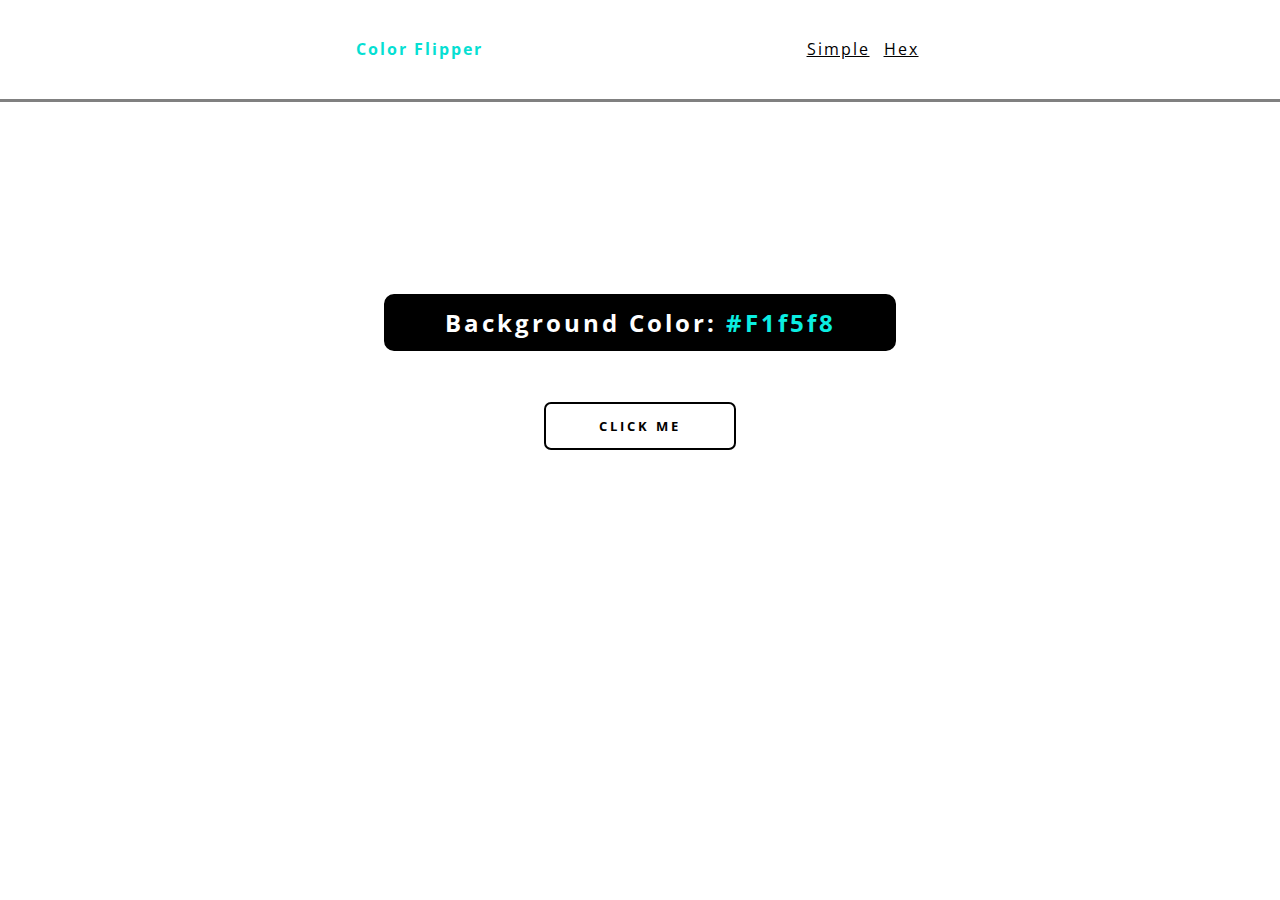
<file: ColorFlipper/index.html>
<!DOCTYPE html>
<html>
    <head>
       <meta charset="UTF-8" />
       <link href="style.css" rel="stylesheet"/>
       <title>Color Flipper</title>
       <link rel="preconnect" href="https://fonts.gstatic.com">
<link href="https://fonts.googleapis.com/css2?family=Open+Sans+Condensed:wght@300&display=swap" rel="stylesheet">
       <meta name="viewport" content="width=device-width,initial-scale=1.0"/>
    </head>
    <body>
        <div class="navbar">
            <h4>Color Flipper</h4>
            <ul class="nav-links">
                
                    <a href="index.html">Simple</a>
                
                
                    <a href="hex.html"> Hex </a>
               
            </ul>
        </div>  
        
        <div class="container">
            <h2>
                Background Color:
                <span class="color">#F1f5f8</span>
            </h2>

            <button class="btn-hero" id="btn">
                CLICK ME
            </button>
        </div>
        <script src="app.js"></script>

    </body>
</html>
</file>
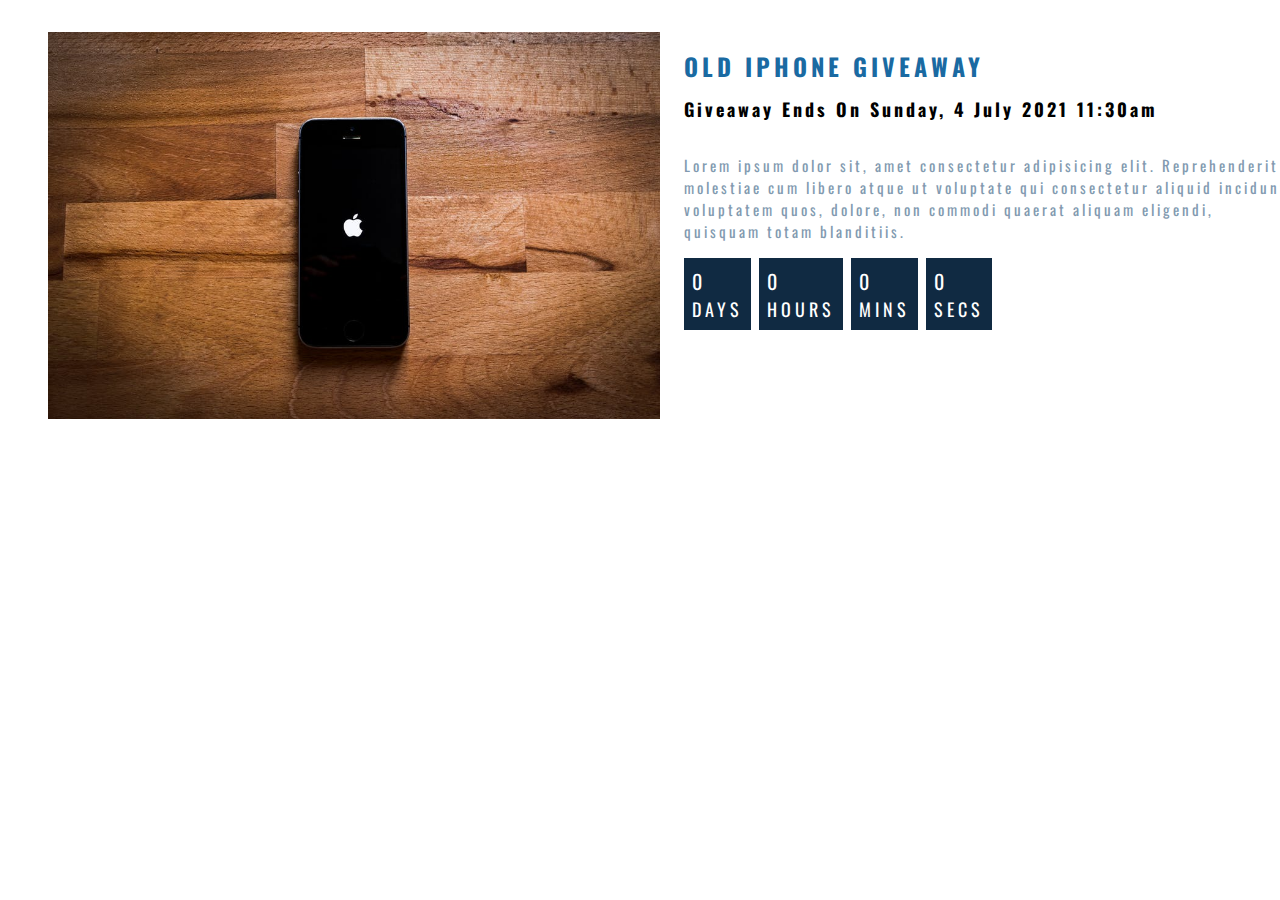
<file: CountDown Timer/index.html>
<!DOCTYPE html>
<html>
<head>

    <title> CountDow Timer Project </title>
    <link href="styles.css" rel="stylesheet">
    <meta charset="UTF-8"/>
    <meta name="viewport" content="width=device-width, initial-scale=1.0">
    <link rel="preconnect" href="https://fonts.googleapis.com">
    <link rel="preconnect" href="https://fonts.gstatic.com" crossorigin>
    <link href="https://fonts.googleapis.com/css2?family=Oswald:wght@300&display=swap" rel="stylesheet">

</head>
<body>
    <div class="mainPart">

        <div class="image">
            <image src="gift.jpeg" class="pic"></image>
        </div>

        <div class="info">

            <div class="heading">
                OLD IPHONE GIVEAWAY
            </div>

            <div class="introduction">

                Giveaway Ends On Sunday, 4 July 2021 11:30am

            </div>

            <div class="content">

                Lorem ipsum dolor sit, amet consectetur adipisicing elit. Reprehenderit molestiae cum libero atque ut voluptate qui consectetur aliquid incidunt voluptatem quos, dolore, non commodi quaerat aliquam eligendi, quisquam totam blanditiis.

            </div>

            <div class="timing">
                <div class="block">

                    <div class="num DayNum">
                        09
                    </div>

                    <div class="time">
                        DAYS
                    </div>

                </div>

                <div class="block">
                    
                    <div class="num HourNum ">
                        23
                    </div>

                    <div class="time">
                       HOURS
                    </div>

                </div>


                <div class="block">
                    
                    <div class="num MinNum">
                        02
                    </div>

                    <div class="time">
                       MINS
                    </div>

                </div>

                <div class="block">
                    
                    <div class="num SecNum">
                        55
                    </div>

                    <div class="time">
                       SECS
                    </div>

                </div>
            </div>
        </div>
    </div>

        <script src="app.js"></script>

</body>
</html>
</file>
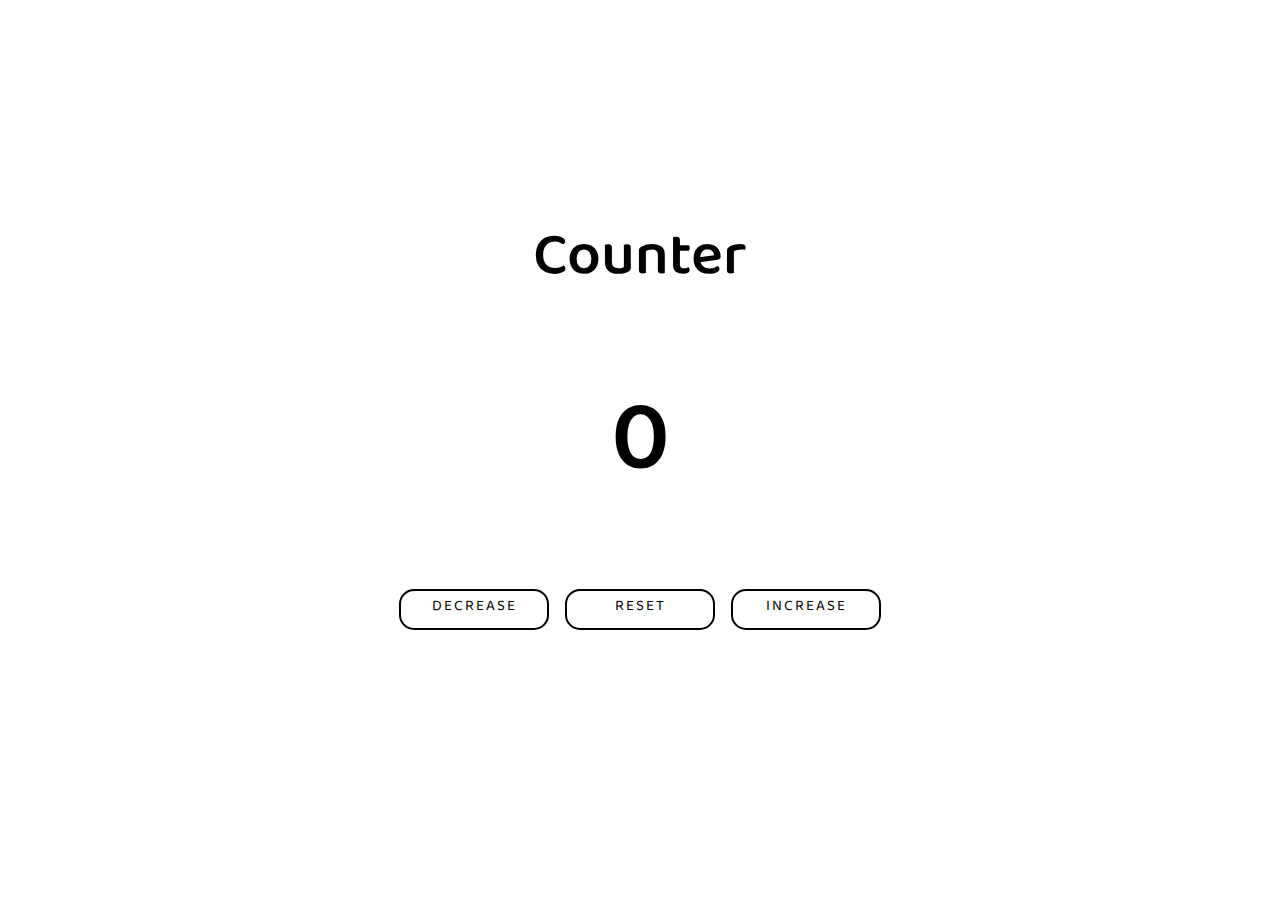
<file: Counter/index.html>
<!DOCTYPE html>
<html>
    <head>
        <title>Counter</title>
        <link href="styles.css" rel="stylesheet">
        <meta charset="UTF-8">
        <meta name="viewport" content="width=device-width, initial-scale=1.0">
        <link rel="preconnect" href="https://fonts.gstatic.com">
        <link href="https://fonts.googleapis.com/css2?family=Baloo+Tammudu+2&display=swap" rel="stylesheet">
    </head>
    <body>
        
        <div class="midsec">

            <div class="heading">
                Counter
            </div>
            <span class="number">
                0
            </span>
            <div class="buttonset">
                <div class="btn decrease">
                    DECREASE
                </div>
                <div class="btn reset">
                    RESET
                </div>
                <div class="btn increase">
                    INCREASE
                </div>
            </div>

        </div>
      <script src="app.js"></script>  
    </body>
</html>
</file>
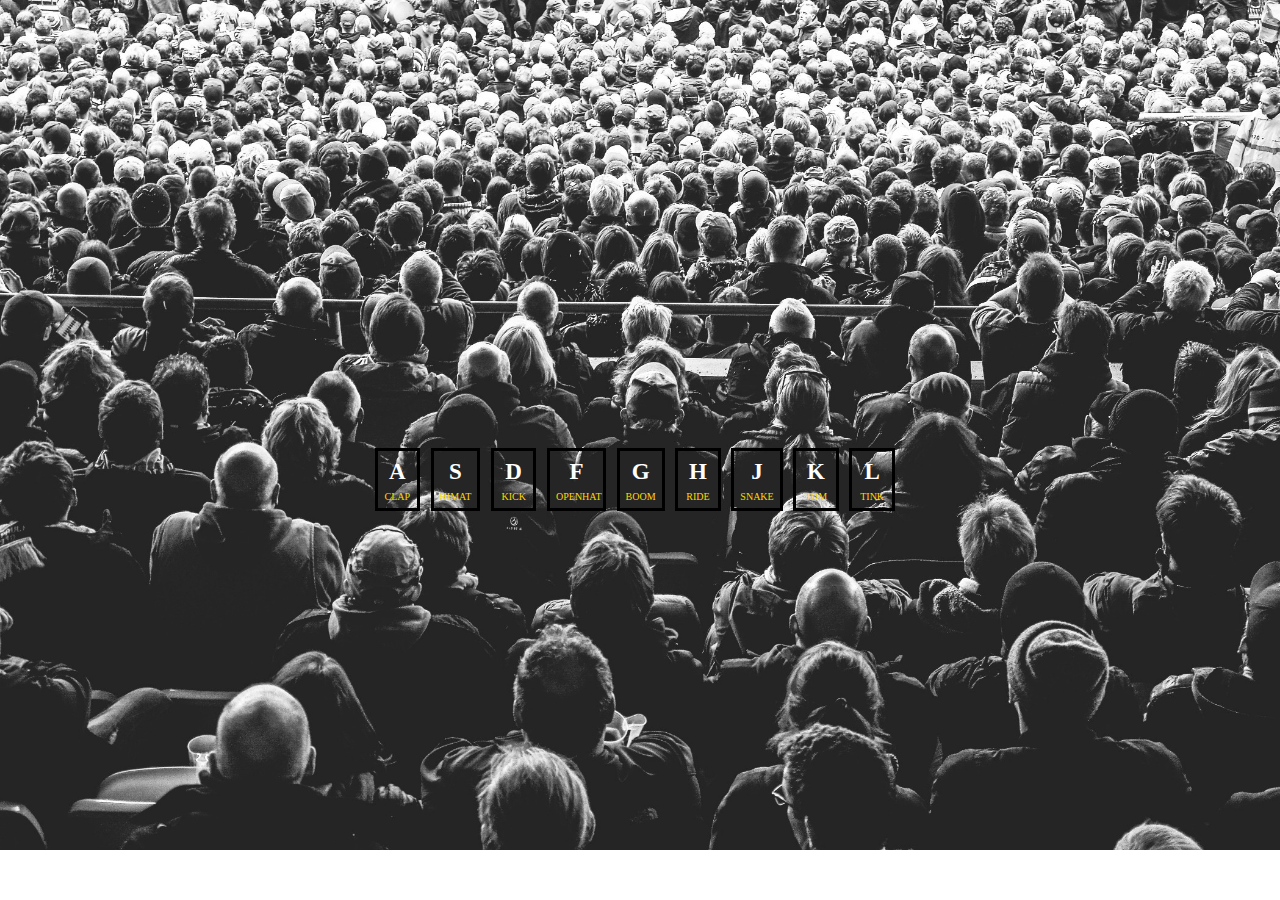
<file: DrumKit/index.html>
<!DOCTYPE html>
<html>

    <head>
        <title>Drum Kit</title>
        <link href="styles.css" rel="stylesheet"/>
        <meta charset="UTF-8"/>
        <meta name="viewport" content="width=device-width, initial-scale=1.0">
    </head>
   
    <body>
       
        <div class="keypart">

            <div class="key">
                <div data-key="65" class="alphabet">
                        A
                </div>
                <div class="sound">
                        CLAP
                </div>
            </div>

            <div data-key="83" class="key">
                <div class="alphabet">
                        S
                </div>
                <div class="sound">
                        HIMAT
                </div>
            </div>

            <div class="key">
                <div data-key="68" class="alphabet">
                        D
                </div>
                <div class="sound">
                        KICK
                </div>
            </div>

            <div class="key">
                <div data-key="70" class="alphabet">
                        F
                </div>
                <div class="sound">
                        OPENHAT
                </div>
            </div>

            <div class="key">
                <div data-key="71" class="alphabet">
                        G
                </div>
                <div class="sound">
                        BOOM
                </div>
            </div>

            <div class="key">
                <div data-key="72" class="alphabet">
                        H
                </div>
                <div class="sound">
                        RIDE
                </div>
            </div>

            <div class="key">
                <div data-key="74" class="alphabet">
                        J
                </div>
                <div class="sound">
                        SNAKE
                </div>
            </div>

            <div class="key">
                <div data-key="75" class="alphabet">
                        K
                </div>
                <div class="sound">
                        TOM
                </div>
            </div>

            <div class="key">
                <div data-key="76" class="alphabet">
                        L
                </div>
                <div class="sound">
                        TINK
                </div>
            </div>

        </div>

  <audio data-key="65" src="C:\Users\USER\Desktop\web_dev\DrumKit\sounds\01 - JavaScript Drum Kit_sounds_clap.wav"></audio>
  <audio data-key="83" src="C:\Users\USER\Desktop\web_dev\DrumKit\sounds\01 - JavaScript Drum Kit_sounds_hihat.wav"></audio>
  <audio data-key="68" src="C:\Users\USER\Desktop\web_dev\DrumKit\sounds\01 - JavaScript Drum Kit_sounds_kick.wav"></audio>
  <audio data-key="70" src="C:\Users\USER\Desktop\web_dev\DrumKit\sounds\01 - JavaScript Drum Kit_sounds_openhat.wav"></audio>
  <audio data-key="71" src="C:\Users\USER\Desktop\web_dev\DrumKit\sounds\01 - JavaScript Drum Kit_sounds_boom.wav"></audio>
  <audio data-key="72" src="C:\Users\USER\Desktop\web_dev\DrumKit\sounds\01 - JavaScript Drum Kit_sounds_ride.wav"></audio>
  <audio data-key="74" src="C:\Users\USER\Desktop\web_dev\DrumKit\sounds\01 - JavaScript Drum Kit_sounds_snare.wav"></audio>
  <audio data-key="75" src="C:\Users\USER\Desktop\web_dev\DrumKit\sounds\01 - JavaScript Drum Kit_sounds_tom.wav"></audio>
  <audio data-key="76" src="C:\Users\USER\Desktop\web_dev\DrumKit\sounds\01 - JavaScript Drum Kit_sounds_tink.wav"></audio>

  <script src="app.js"></script>
       
    </body>
</html>
</file>
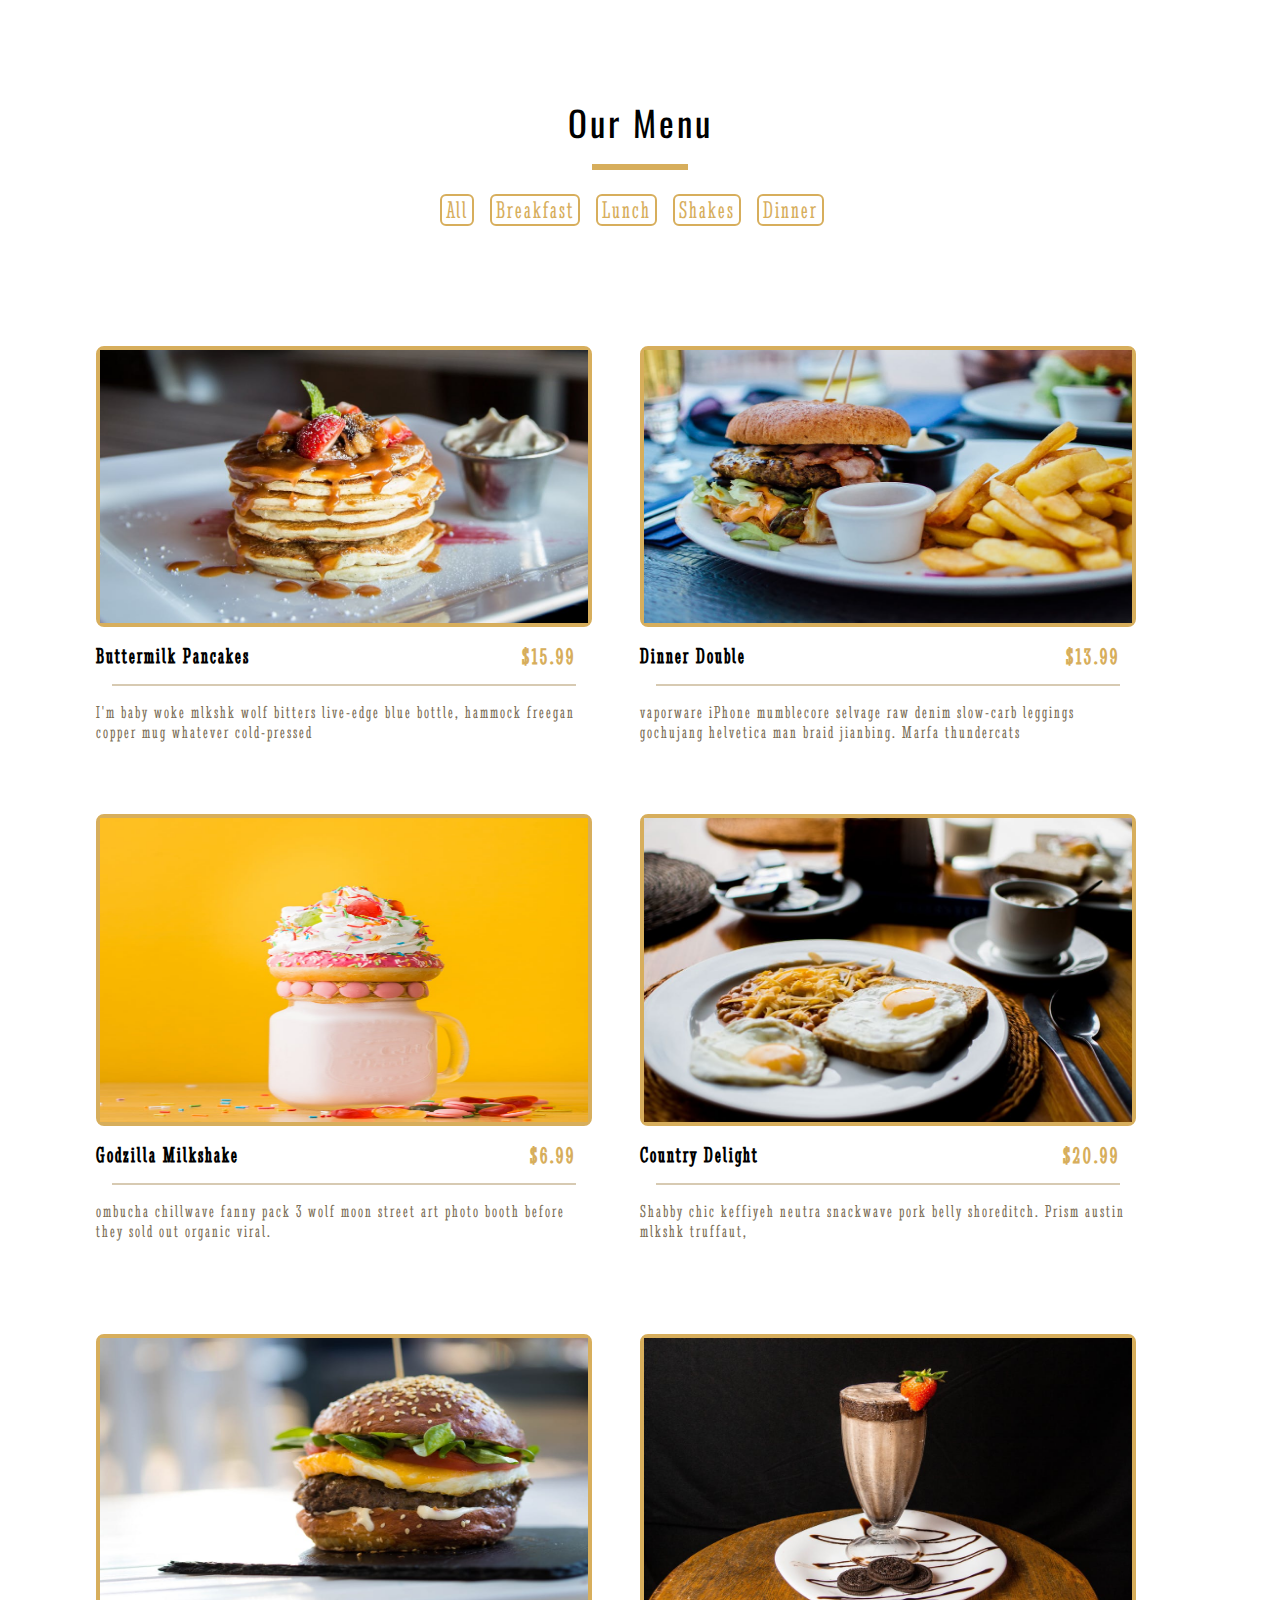
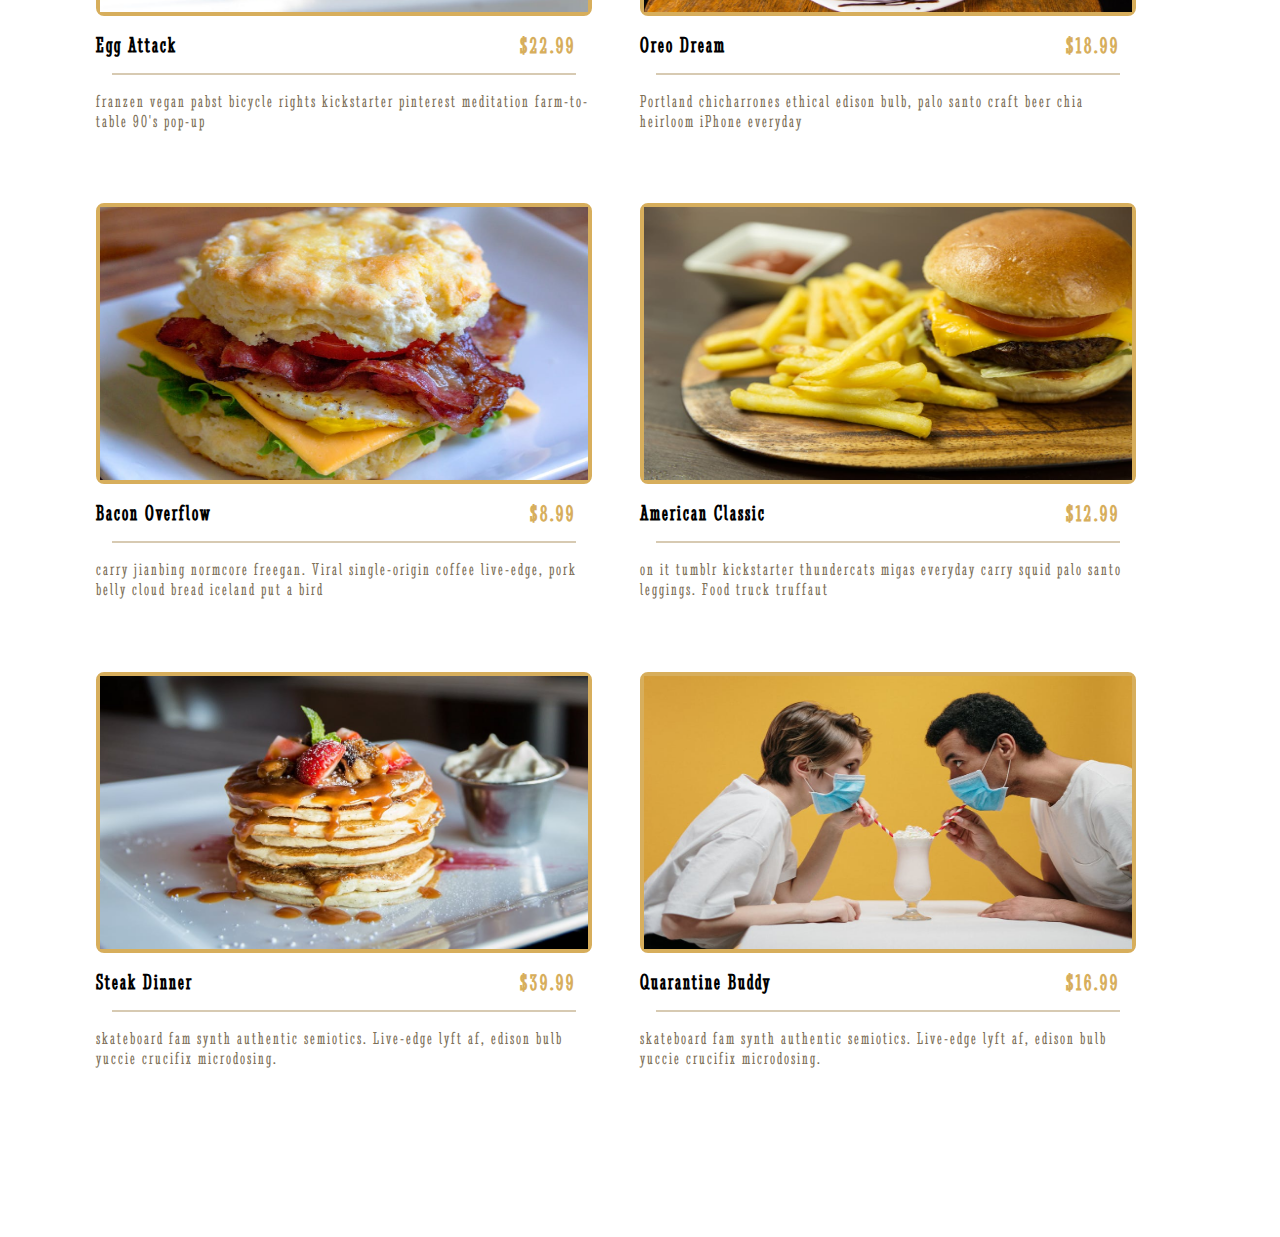
<file: Menu/index.html>
<!DOCTYPE html>
<html>
    <head>

        <title> Menu </title>
        <meta charset="UTF-8"/>
        <meta name="viewport" content="width=device-width, initial-scale=1.0">
        <link href="styles.css" rel="stylesheet"/>
        <link rel="preconnect" href="https://fonts.gstatic.com">
        <link href="https://fonts.googleapis.com/css2?family=Stint+Ultra+Condensed&display=swap" rel="stylesheet">
        <link rel="preconnect" href="https://fonts.gstatic.com">
        <link href="https://fonts.googleapis.com/css2?family=Oswald:wght@500&family=Stint+Ultra+Condensed&display=swap" rel="stylesheet">
    </head>

    <body>

        <div class="mainPart">

            <div class="Heading">
                Our Menu
            </div>

            <div class="separator">

            </div>

            <div class="options">
                <div class="optItem all">
                    All
                </div>

                <div class="optItem break">
                    Breakfast
                </div>

                <div class="optItem lun">
                    Lunch
                </div>

                <div class="optItem sha">
                    Shakes
                </div>

                <div class="optItem dine">
                    Dinner
                </div>
            </div>

          <div class="MenuItems">

            <div class="singleItem breakfast">

                <div class="Imagecontainer">
                    <img class="image" src="item-1.jpeg">
                </div>

                <div class="info">

                    <div class="name">
                        Buttermilk Pancakes
                    </div>

                    <div class="price">
                        $15.99
                    </div>

                </div>
                <div class="line">

                </div>

                <div class="text">
                    I'm baby woke mlkshk wolf bitters live-edge blue bottle, hammock freegan copper mug whatever cold-pressed
                </div>


            </div>

            <div class="singleItem lunch">

                <div class="Imagecontainer">
                    <img class="image" src="item-2.jpeg">
                </div>

                <div class="info">

                    <div class="name">
                        Dinner Double
                    </div>

                    <div class="price">
                        $13.99
                    </div>

                </div>
                <div class="line">

                </div>

                <div class="text">
                    vaporware iPhone mumblecore selvage raw denim slow-carb leggings gochujang helvetica man braid jianbing. Marfa thundercats
                </div>


            </div>

            <div class="singleItem">

                <div class="Imagecontainer shake">
                    <img class="image" src="item-3.jpeg">
                </div>

                <div class="info">

                    <div class="name">
                        Godzilla Milkshake
                    </div>

                    <div class="price">
                        $6.99
                    </div>

                </div>
                <div class="line">

                </div>

                <div class="text">
                    ombucha chillwave fanny pack 3 wolf moon street art photo booth before they sold out organic viral.
                </div>


            </div>

            <div class="singleItem breakfast">

                <div class="Imagecontainer">
                    <img class="image" src="item-4.jpeg">
                </div>

                <div class="info">

                    <div class="name">
                        Country Delight
                    </div>

                    <div class="price">
                        $20.99
                    </div>

                </div>
                <div class="line">

                </div>

                <div class="text">
                    Shabby chic keffiyeh neutra snackwave pork belly shoreditch. Prism austin mlkshk truffaut,
                </div>


            </div>

            <div class="singleItem lunch">

                <div class="Imagecontainer">
                    <img class="image" src="item-5.jpeg">
                </div>

                <div class="info">

                    <div class="name">
                        Egg Attack
                    </div>

                    <div class="price">
                        $22.99
                    </div>

                </div>
                <div class="line">

                </div>

                <div class="text">
                    franzen vegan pabst bicycle rights kickstarter pinterest meditation farm-to-table 90's pop-up
                </div>


            </div>

            <div class="singleItem shake">

                <div class="Imagecontainer">
                    <img class="image" src="item-6.jpeg">
                </div>

                <div class="info">

                    <div class="name">
                        Oreo Dream
                    </div>

                    <div class="price">
                        $18.99
                    </div>

                </div>
                <div class="line">

                </div>

                <div class="text">
                    Portland chicharrones ethical edison bulb, palo santo craft beer chia heirloom iPhone everyday
                </div>


            </div>

            <div class="singleItem breakfast">

                <div class="Imagecontainer">
                    <img class="image" src="item-7.jpeg">
                </div>

                <div class="info">

                    <div class="name">
                        Bacon Overflow

                    </div>

                    <div class="price">
                        
                        $8.99
                    </div>

                </div>
                <div class="line">

                </div>

                <div class="text">
                    carry jianbing normcore freegan. Viral single-origin coffee live-edge, pork belly cloud bread iceland put a bird
                </div>


            </div>

            <div class="singleItem lunch">

                <div class="Imagecontainer">
                    <img class="image" src="item-8.jpeg">
                </div>

                <div class="info">

                    <div class="name">
                        American Classic


                    </div>

                    <div class="price">
                        
                        $12.99
                    </div>

                </div>
                <div class="line">

                </div>

                <div class="text">
                    on it tumblr kickstarter thundercats migas everyday carry squid palo santo leggings. Food truck truffaut
                </div>


            </div>

            <div class="singleItem dinner">

                <div class="Imagecontainer">
                    <img class="image" src="item-9.jpeg">
                </div>

                <div class="info">

                    <div class="name">
                        Steak Dinner


                    </div>

                    <div class="price">
                        
                        $39.99
                    </div>

                </div>
                <div class="line">

                </div>

                <div class="text">
                    skateboard fam synth authentic semiotics. Live-edge lyft af, edison bulb yuccie crucifix microdosing.
                </div>


            </div>

            <div class="singleItem shake">

                <div class="Imagecontainer">
                    <img class="image" src="item-10.jpeg">
                </div>

                <div class="info">

                    <div class="name">
                        Quarantine Buddy



                    </div>

                    <div class="price">
                        
                        $16.99
                    </div>

                </div>
                <div class="line">

                </div>

                <div class="text">
                    skateboard fam synth authentic semiotics. Live-edge lyft af, edison bulb yuccie crucifix microdosing.


                </div>


            </div>
            


          </div>  
        </div>

        <script src="app.js"></script>
    </body>
</html>
</file>
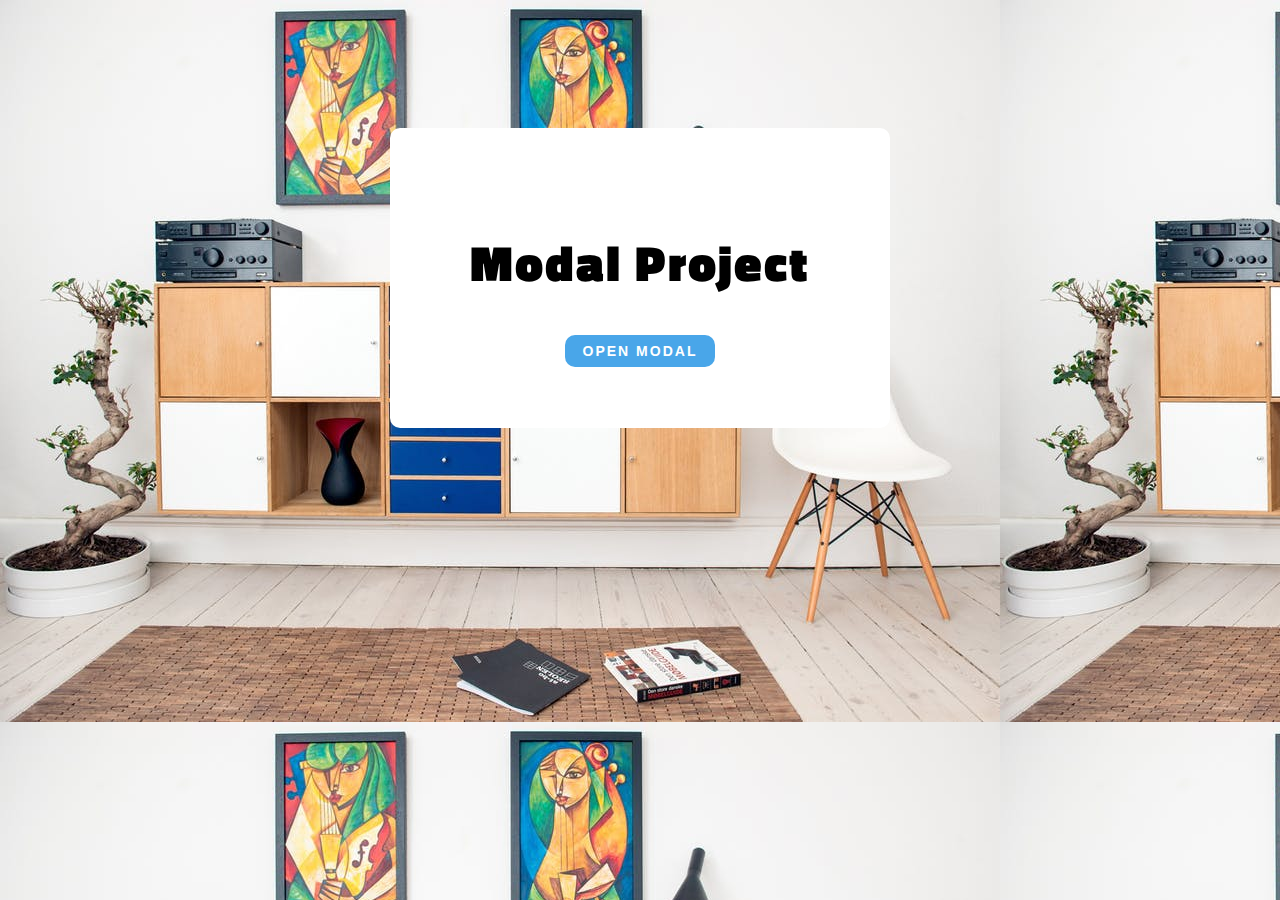
<file: Modal/index.html>
<!DOCTYPE html>
<html>
    <head>

        <title> Modal </title>
        <link href="styles.css" rel="stylesheet">
        <meta charset="UTF-8"/>
        <meta name="viewport" content="width=device-width, initial-scale=1.0" />
        <link rel="preconnect" href="https://fonts.gstatic.com">
        <link href="https://fonts.googleapis.com/css2?family=Titillium+Web:wght@300&display=swap" rel="stylesheet">
        <link rel="stylesheet" href="https://cdnjs.cloudflare.com/ajax/libs/font-awesome/4.7.0/css/font-awesome.min.css">

    </head>
    <body>
        <div class="centerPart">
            <div class="main">
                <div class="heading">
                    Modal Project
                </div>
    
                <button class="btn">
                    OPEN MODAL
                </button>
            </div>
        </div>

        <div class="ClickedBanner">
            
            <div class="banner">
                <div class="icon">
                    <i class="fa fa-times" aria-hidden="true"></i>
                </div>
                <div class="content">
                    Modal Content
                </div>
            </div>

        </div>
       
        
        <div class="overlay"></div>
        <script src="app.js"></script>
    </body>
</html>
</file>
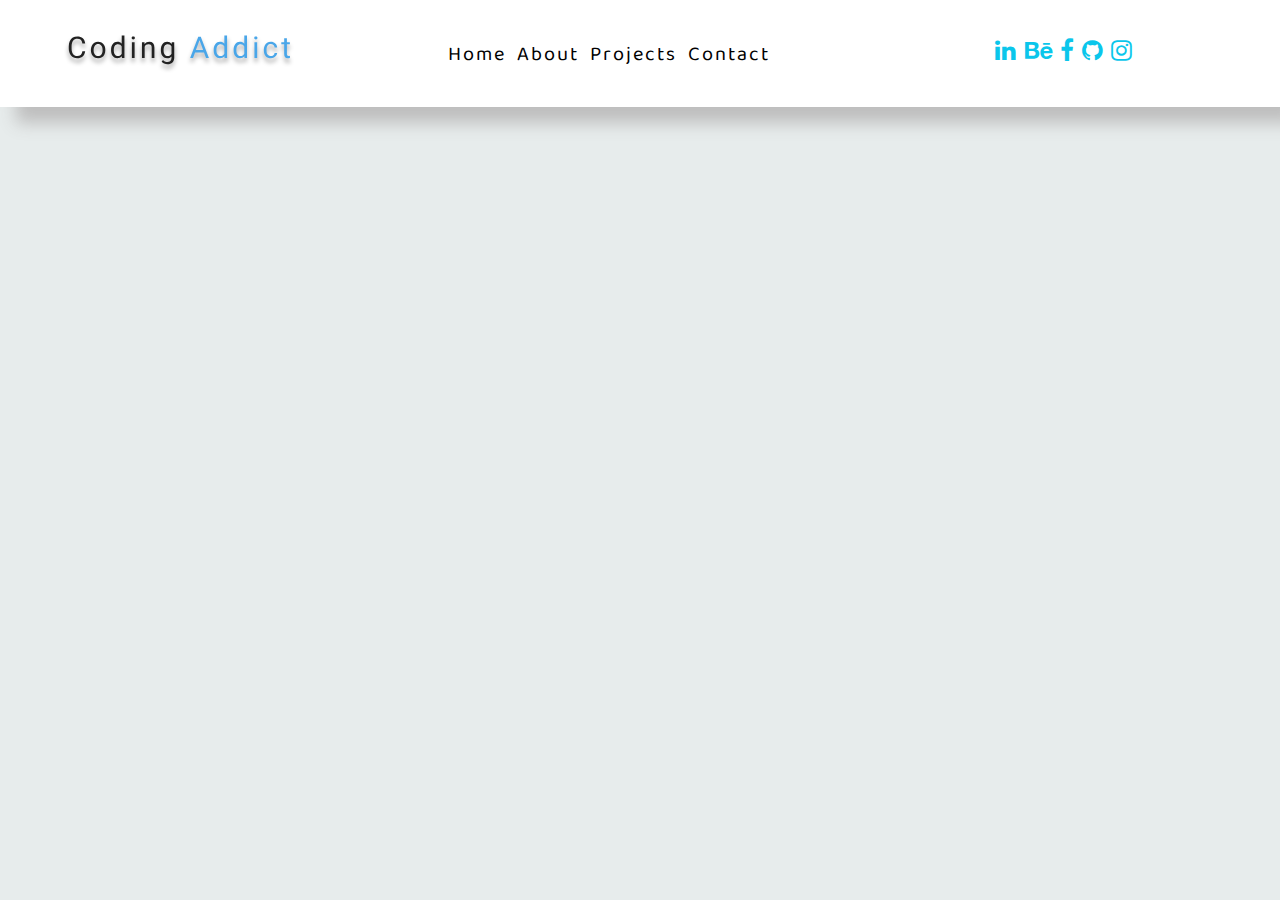
<file: NavBar/index.html>
<!DOCTYPE html>
<html>
    <head>

        <title>NavBar</title>
        <link href="styles.css" rel="stylesheet">
        <meta charset="UTF-8">
        <meta name="viewport" content="width=device-width, initial-scale=1.0">
        <link rel="stylesheet" href="https://cdnjs.cloudflare.com/ajax/libs/font-awesome/4.7.0/css/font-awesome.min.css">
        <link rel="preconnect" href="https://fonts.gstatic.com">
        <link href="https://fonts.googleapis.com/css2?family=Baloo+Tammudu+2&display=swap" rel="stylesheet"
    </head>

    <body>
        <div class="nav-main">
            <div class="logo">
                <img src="logo.svg">
            </div>

           

            <div class="links">

                <a href="index.html" class="linkEach active">Home</a>
                <a href="index.html" class="linkEach">About</a>
                <a href="index.html" class="linkEach">Projects</a>
                <a href="index.html" class="linkEach">Contact</a>
            
            </div>

            <div class="socialMedia">
                <div class="iconDiv">
                    <a class="icon" href="https://www.linkedin.com/feed/">
                       
                        <i class="fa fa-linkedin"></i>

                    </a>
                </div>
                <div class="iconDiv" >
                    <a class="icon" href="https://www.linkedin.com/feed/">

                        <i class="fa fa-behance"></i>
                       
                    </a>
                </div>
                <div class="iconDiv">
                    <a class="icon" href="https://www.linkedin.com/feed/">
                        
                        <i class="fa fa-facebook"></i>
                       
                    </a>
                </div>
                <div class="iconDiv">
                    <a class="icon" href="https://www.linkedin.com/feed/">

                        <i class="fa fa-github"></i>
                        
                    </a>
                </div>
                <div class="iconDiv" >
                    <a class="icon" href="https://www.linkedin.com/feed/">
                        
                        <i class="fa fa-instagram"></i>
                        
                    </a>
                </div>

            </div>

            <button class="ToggleButton">
                <i class="fa fa-bars" aria-hidden="true"></i>
            </button> 
        </div>
<script src="app.js"></script>
    </body>
</html>
</file>
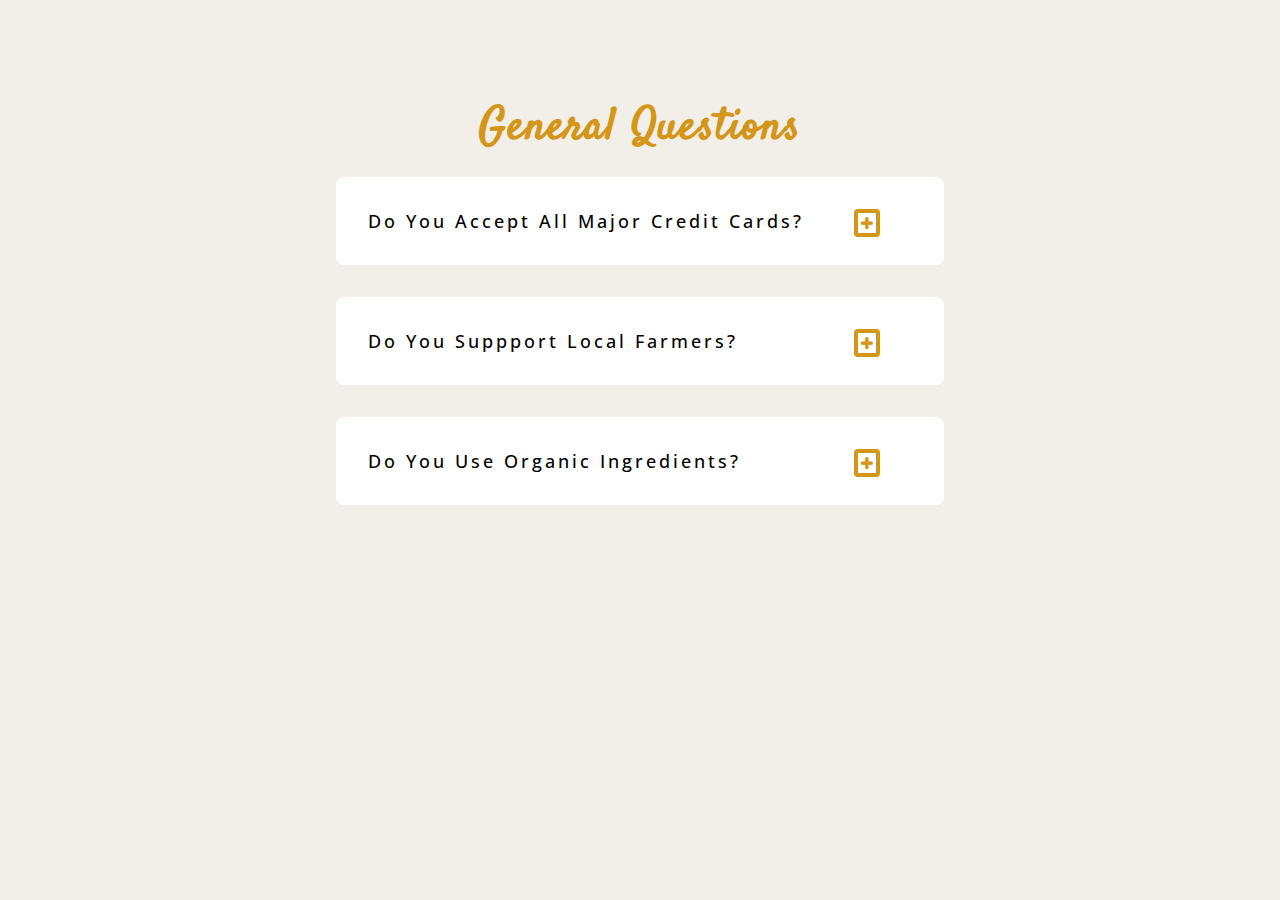
<file: Questions/index.html>
<!DOCTYPE html>
<html>
    <head>

        <title> Questions </title>
        <link href="styles.css" rel="stylesheet"/>
        <link rel="preconnect" href="https://fonts.gstatic.com">
        <link href="https://fonts.googleapis.com/css2?family=Satisfy&display=swap" rel="stylesheet">    
        <meta charset="UTF-8"/>
        <meta name="viewport" content="width=device-width, initial-scale=1.0">
        <link rel="stylesheet" href="https://cdnjs.cloudflare.com/ajax/libs/font-awesome/4.7.0/css/font-awesome.min.css">
        <link rel="preconnect" href="https://fonts.gstatic.com">
        <link href="https://fonts.googleapis.com/css2?family=Open+Sans+Condensed:wght@300&display=swap" rel="stylesheet">
        <link rel="preconnect" href="https://fonts.gstatic.com">
        <link href="https://fonts.googleapis.com/css2?family=Open+Sans:wght@300&display=swap" rel="stylesheet">
    </head>
    <body>
        <div class="mainPart">
                <div class="heading">
                    General Questions
                </div>

                <div class="card">

                    <div class="top">

                        <div class="ques">
                            Do You Accept All Major Credit Cards? 
                        </div>

                        <div class="sign">
                            <i class="fa fa-plus" aria-hidden="true"></i>
                        </div>
                        <div class="CloseSign">
                            <i class="fa fa-minus" aria-hidden="true"></i>
                        </div>

                    </div>
                   

                    <div class="separator"></div>

                    <div class="info">
                        Lorem ipsum dolor sit amet, consectetur adipisicing elit. Est dolore illo dolores quia nemo doloribus quaerat, magni numquam repellat reprehenderit.  
                    </div>

                </div>

                <div class="card">
                    <div class="top">

                        <div class="ques">
                            Do You Suppport Local Farmers?
                        </div>
    
                        <div class="sign">
                            <i class="fa fa-plus" aria-hidden="true"></i>
                        </div>

                        <div class="CloseSign">
                            <i class="fa fa-minus" aria-hidden="true"></i>
                        </div>

                    </div>
                  

                    <div class="separator"></div>

                    <div class="info">
                        Lorem ipsum dolor sit amet, consectetur adipisicing elit. Est dolore illo dolores quia nemo doloribus quaerat, magni numquam repellat reprehenderit.  
                    </div>
                    
                </div>

                <div class="card">
                    <div class="top">

                        <div class="ques">
                            Do You Use Organic Ingredients?
                        </div>
    
                        <div class="sign">
                            <i class="fa fa-plus" aria-hidden="true"></i>
                        </div>

                        <div class="CloseSign">
                            <i class="fa fa-minus" aria-hidden="true"></i>
                        </div>

                    </div>
                   

                    <div class="separator"></div>

                    <div class="info">
                        Lorem ipsum dolor sit amet, consectetur adipisicing elit. Est dolore illo dolores quia nemo doloribus quaerat, magni numquam repellat reprehenderit.  
                    </div>
                    
                </div>


        </div>

        <script src="app.js"></script>
    </body>
</html>
</file>
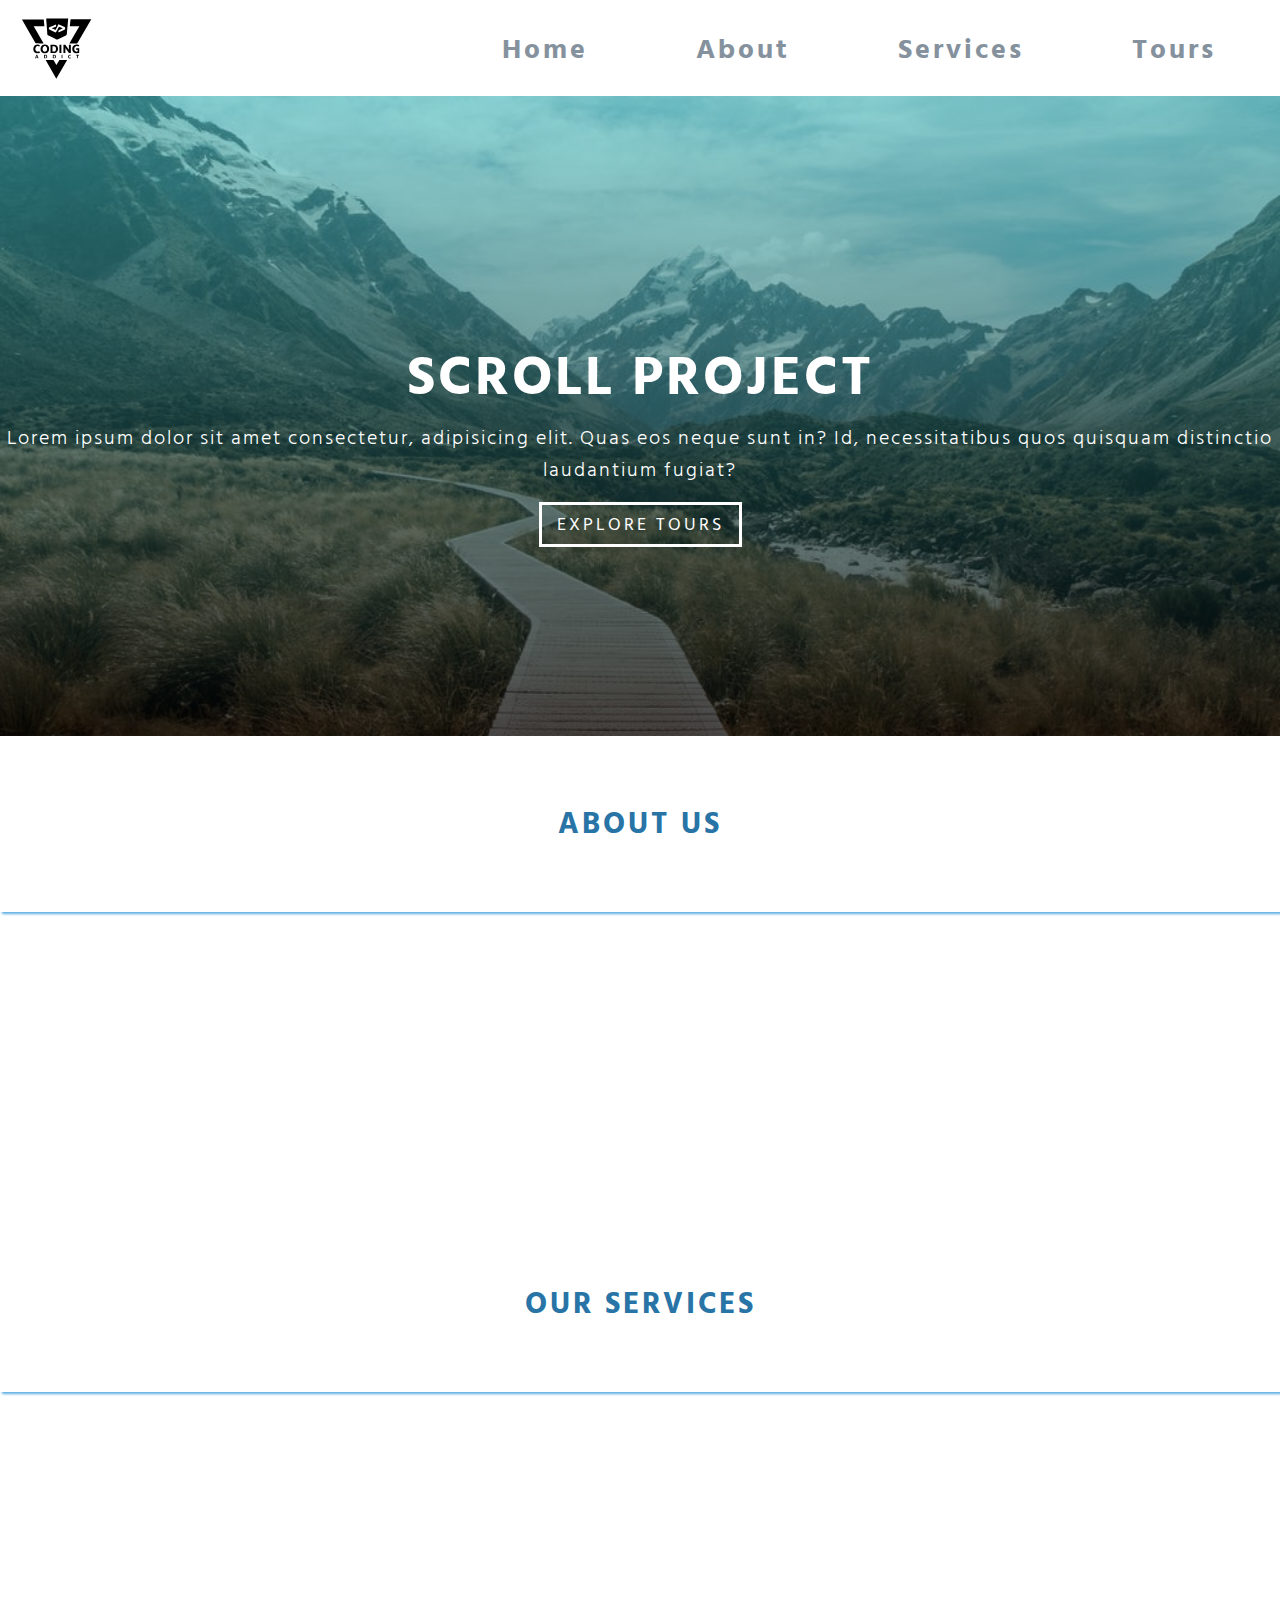
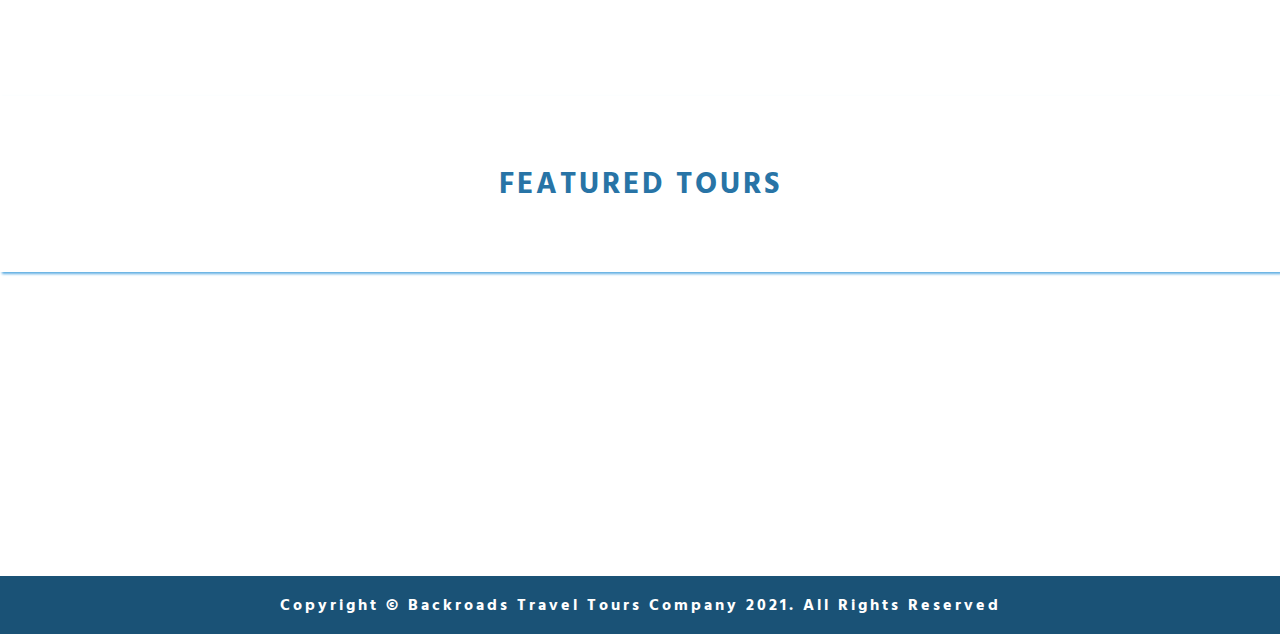
<file: Scroll Project/index.html>
<!DOCTYPE html>
<html>
    <head>

        <title> Scroll Project </title>
        <meta charset="UTF-8">
        <meta name="viewport" content="width=device-width, initial-scale=1.0">
        <link href="styles.css" rel="stylesheet"/>
        <link rel="preconnect" href="https://fonts.gstatic.com">
        <link href="https://fonts.googleapis.com/css2?family=Hind+Siliguri:wght@300&display=swap" rel="stylesheet">
        <link rel="stylesheet" href="https://cdnjs.cloudflare.com/ajax/libs/font-awesome/4.7.0/css/font-awesome.min.css">
    
        <div class="NavPart">
            <div class="icon">
                <img src="logo.svg" class="logoimg">
            </div>

            <div class="bar">
                <i class="fa fa-bars" aria-hidden="true"></i>
            </div>

           

            <div class="links">
                <div  class="linkEach">
                    <a href="#home">
                        Home
                    </a>
                 </div>
                <div  class="linkEach">
                    <a href="#about">
                        About
                    </a>
                   
                </div>
                <div class="linkEach">
                    <a href="#services">
                        Services
                    </a>
                   
                </div>
                <div class="linkEach">
                    <a href="#tours">
                        Tours
                    </a>
                  
                </div>
            </div>
        </div>

    </head>
    <body>
        

        <div class="coverPart" id="home">
            <div class="heading">
                SCROLL PROJECT
            </div>

            <div class="content">

                Lorem ipsum dolor sit amet consectetur, adipisicing elit. Quas eos neque sunt in? Id, necessitatibus quos quisquam distinctio laudantium fugiat?

            </div>

            <div class="explore">
                EXPLORE TOURS
            </div>
        </div>

        <div class="aboutPart" id="about">
            <div class="headp">
                ABOUT US
            </div>
        </div>

        <div class="aboutPart" id="services">
            <div class="headp">
                OUR SERVICES
            </div>
        </div>

        <div class="aboutPart" id="tours">
            <div class="headp">
                FEATURED TOURS
            </div>
        </div>

        <div class="copyrightPart">
            Copyright © Backroads Travel Tours Company 2021. All Rights Reserved
        </div>



        <script src="app.js"></script>
    </body>
</html>
</file>
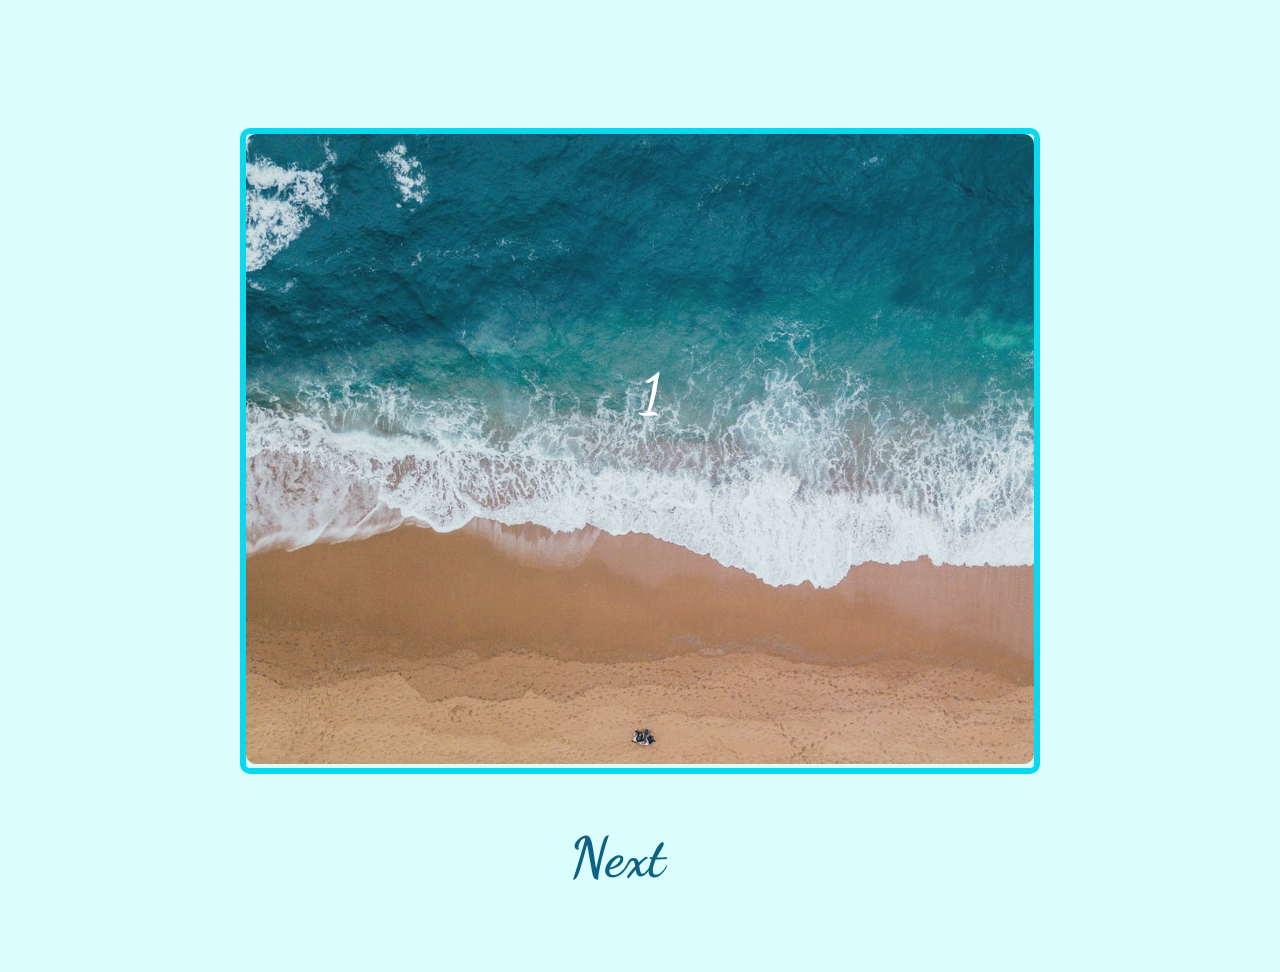
<file: Slider/index.html>
<!DOCTYPE html>
<html>
    <head>
        <title>Slider</title>
        <link href="styles.css" rel="stylesheet">
        <meta charset="UTF-8"/>
        <meta name="viewport" content="width=device-width, initial-scale=1.0">
        <link rel="preconnect" href="https://fonts.gstatic.com">
        <link href="https://fonts.googleapis.com/css2?family=Dancing+Script:wght@600&display=swap" rel="stylesheet">

    </head>
    <body>
        <div class="mainPart">
            <div class="container">
                <div >
                    <img class="image" src="img-1.jpeg"/>
                </div>
                <div class="num">
                    1
                </div>
            </div>

            <div class="buttons">
                <div class="btn prev">
                    Prev
                </div>
                <div class="btn next">
                    Next
                </div>
            </div>
        </div>

        <script src="app.js"></script>
    </body>
</html>
</file>
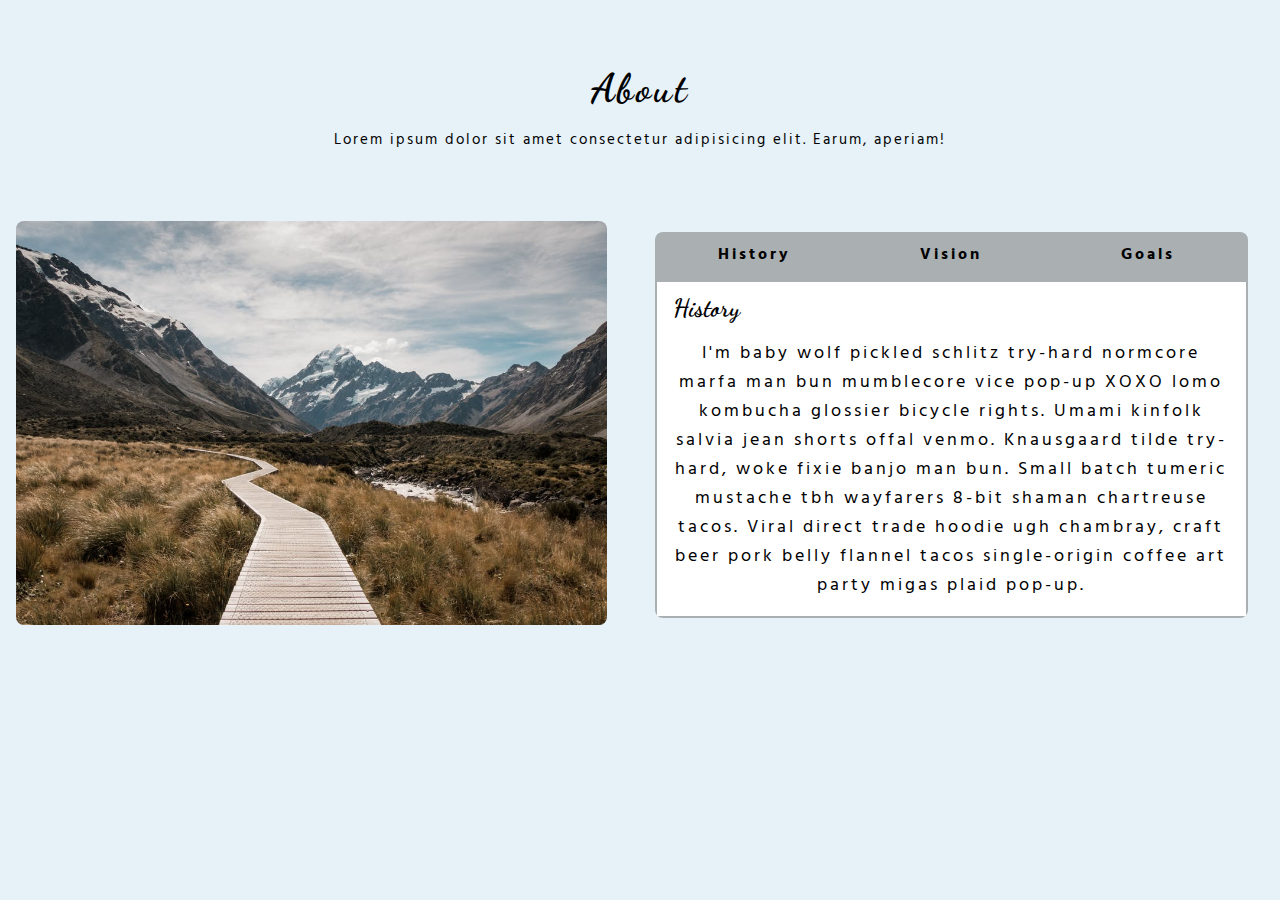
<file: Tabs Project/index.html>
<!DOCTYPE html>
<html>
    <head>

        <title> Tabs Project </title>
        <link href="styles.css" rel="stylesheet"/>
        <meta charset="UTF-8"/>
        <meta name="viewport" content="width=device-width, initial-scale=1.0">
        <link rel="preconnect" href="https://fonts.googleapis.com">
        <link rel="preconnect" href="https://fonts.gstatic.com" crossorigin>
        <link href="https://fonts.googleapis.com/css2?family=Dancing+Script&display=swap" rel="stylesheet">
        <link rel="preconnect" href="https://fonts.googleapis.com">
        <link rel="preconnect" href="https://fonts.gstatic.com" crossorigin>
        <link href="https://fonts.googleapis.com/css2?family=Dancing+Script&family=Hind:wght@300&display=swap" rel="stylesheet">

    </head>

    <body>

        <div class="heading">
            About
        </div>

        <div class="intro">
            Lorem ipsum dolor sit amet consectetur adipisicing elit. Earum, aperiam!
        </div>

        <div class="mainPart">

            <div class="image">
                <img src="hero-bcg.jpeg" class="pic">
            </div>

            <div class="Tabular">
                <div class="heads">

                    <div class="history tabs">
                        History
                    </div>

                    <div class="Vision tabs">
                        Vision
                    </div>

                    <div class="goals tabs">
                        Goals
                    </div>

                </div>

                <div class="content">

                    <div class="headingContent">
                        History
                    </div>

                    <div class="para">
                        I'm baby wolf pickled schlitz try-hard normcore marfa man bun mumblecore vice pop-up XOXO lomo kombucha glossier bicycle rights. Umami kinfolk salvia jean shorts offal venmo. Knausgaard tilde try-hard, woke fixie banjo man bun. Small batch tumeric mustache tbh wayfarers 8-bit shaman chartreuse tacos. Viral direct trade hoodie ugh chambray, craft beer pork belly flannel tacos single-origin coffee art party migas plaid pop-up.
                    </div>

                </div>
            </div>
        </div>

        <script src="app.js"></script>
    </body>
</html>
</file>
<file: ColorFlipper/style.css>
*{
    box-sizing: border-box;
    padding: 0px;
    margin: 0px;
    font-family: 'Open Sans Condensed', sans-serif;
}
.navbar
{
    
    background-color: white;
    border-bottom-color: gray;
    border-bottom-style: solid;
    padding:3%;
    height: 4%;
    width:100%;
    display:flex;
    justify-content: space-evenly;

}

.container
{
    margin-top: 15%;
    display:flex;
    flex-direction: column;
    justify-content: center;
    align-items: center;
}
.container h2{
    padding:4px;
    background-color: black;
    border: 8px solid black;
    border-radius: 10px;
    color: white;
    width:40%;
    letter-spacing: 3px;
    text-align: center;
    
}
.color
{
    color:#0BEEE1;

}
.btn-hero
{
    margin-top: 4%;
    width:15%;
    padding:1%;
    border: 2px solid black;
    border-radius: 7px;
    letter-spacing: 3px;
    font-weight: bold;
    opacity: 8;
    background:transparent;
}
.btn-hero:hover
{
    background-color: black;
    color: white;
}
.navbar h4{
    color: #05DFD3;
    letter-spacing: 2px;
}
.navbar a{
    color:black;
    letter-spacing: 2px;
    padding:5px;
    
}
</file>
<file: CountDown Timer/styles.css>
*
{
    box-sizing: border-box;
    margin:0%;
    padding:0%;
}

html
{
    font-family: 'Oswald', sans-serif;
}
.mainPart
{
    
    margin:2rem;
    width:100%;
    height:100%;
}
.image
{
    border-radius: 8px;
    border:transparent;
    margin-right: 0.5rem;
    margin-left:1rem;
}
.info
{
    margin-top:1rem;
    margin-left:1rem;
    margin-right: 1rem;
}

.heading
{
    color:hsl(205, 72%, 37%);
    font-weight: bolder;
    letter-spacing: 4px;
    font-size: 24px;
}
.introduction
{
    padding-top:0.75rem ;
    font-weight: bolder;
    font-size: 18px;
    letter-spacing: 3px;

}
.content
{
    padding-top: 2rem;
    letter-spacing: 3px;
    font-size: 15px;
    color:hsl(209,23%,60%);
}
.timing
{
    display: flex;
    flex-direction: row;
    margin-top: 1rem;
}
.block
{
    color:white;
    background-color: hsl(209,61%,16%);
    padding:0.5rem;
    margin-right: 0.5rem;

}
.num
{
    font-size: 20px;
    letter-spacing: 3px;
}
.time
{
    font-size: 18px;
    letter-spacing: 4px;
}
@media(max-width:800px)
{
    .mainPart
    {
        display: flex;
        flex-direction: column;
    }
    .image
    {
        width:92%;
        height:50%;
    }
    .pic
    {
        width:100%;
        height:100%;
    }
    .info
    {
        width:90%;
        height:50%;
    }
}
@media(min-width:800px)
{
    .mainPart
    {
        display: flex;
        flex-direction: row;
    }
    .image
    {
        width:50%;
        height:80%;
    }
    .pic
    {
        width:100%;
        height:100%;
    }
    .info
    {
        width:50%;
        height:80%;
    }
}
</file>
<file: Counter/styles.css>
*{
    box-sizing: border-box;
    margin:0;
    padding:0;
}
html
    {
        font-family: 'Baloo Tammudu 2', cursive;
    }
    .midsec
        {
            display:flex;
            justify-content: center;
            align-items: center;
            flex-direction: column;
           
        }
  .heading
    {
        margin-top:200px;
        font-size: 60px;
        font-weight: 600;
        color: black;
        padding:2px;
    }  
    .number
    {
        margin-top: 5px;
        font-size: 100px;
        font-weight: 600;
        color: black;
        padding:2px;
    }
    .buttonset
        {
            display: flex;
            flex-direction: row;
        }
    .btn{
       
        padding:1px;
        padding-bottom: 1px;
        border-radius: 15px;
        border: black solid 2px;
        width:150px;
        text-align: center;
        justify-content: center;
        margin:8px;
        font-size: 15px;
        letter-spacing: 2px;
        font-weight: 200;
    }
    .btn:hover
    {
        background-color: black;
        color: white;
        font-weight: 50;
        transition: ease-in 0.05s;
        cursor: pointer;
    }
</file>
<file: DrumKit/styles.css>
body{
    margin: 0;
    box-sizing: border-box;
    padding: 0%;
    width: 100%;
    height: 100%;
    background-image: url("background.jpg");
    background-repeat: no-repeat;
    background-size: cover;
    display:flex;
    flex-direction: column;
    justify-content: center;
    align-items: center;
}

.keypart
{
  margin-top: 35%;
 display: flex;
 flex-direction: row;

}
.key
{
    width: 45px;
   border: black solid;
   border-width: 2%;
   padding:4px;
   margin-right: 2%;
}
.alphabet
    {
        font-size: 23px;
        color: white;
        padding:4px;
        text-align: center;
        font-weight: 600;
        transform:all 0.07s;
    }
.sound
    {
        color:gold;
        font-size: 10px;
        margin-top: 1%;
        padding:2px;
        text-align: center;
        font-weight: 200;
    }
    .playing
    {
        transform: scale(1.2);
        border-color: gold;
        box-shadow: 0 0 1rem gold;
    }
</file>
<file: Menu/styles.css>
*
{
    box-sizing: border-box;
    padding:0%;
    margin:0%;
}
html
{
    font-family: 'Stint Ultra Condensed', cursive;
}
.mainPart
{
    display:flex;
    flex-direction: column;
    justify-content: center;
    align-items: center;
}
.Heading
{
    font-family: 'Oswald', sans-serif;
    margin-top: 6rem;
    font-size: 35px;
    letter-spacing: 3px;
    font-weight:normal;
}
.separator
{
    height:0.4rem;
    width:6rem;
    background-color:#D7AE5C;
    margin-top: 1rem;
}
.options
{
    display: flex;
    flex-direction: row;
    margin-top: 1.5rem;
}
.optItem
{
    color:#D7AE5C;
    font-size: 25px;
    letter-spacing: 2px;
    padding-left:4px;
    padding-right: 4px;
    border:#D7AE5C solid 2px;
    border-radius: 6px;
    margin-right: 1rem;
    margin-bottom: 1.5rem;
}
.optItem:hover
{
    cursor: pointer;
    background-color: #D7AE5C;
    color: white;
}
.MenuItems
{
    margin: 6rem;
    display: grid;
   grid-template-columns: auto auto;
}
.singleItem
{
    display: flex;
    flex-direction: column;
    margin-right: 3rem;
    max-width: 530px;
    max-height: 520px;
}
.Imagecontainer
{
    border-radius: 8px;
    border:#D7AE5C 4px solid;
    width:100%;
    height:60%;
}
.image
{
    width:100%;
    height:100%;
}
.info
{
    display: flex;
    flex-direction: row;
    margin-top: 1rem;
    position: relative;
}
.name
{
    font-size: 22px;
    letter-spacing: 2px;
    font-weight: bold;

}
.price
{
    font-size: 23px;
    letter-spacing: 3px;
    font-weight: bold;
    color:#D7AE5C;
    justify-content: flex-end;
    position:absolute;
    right: 1rem;
}
.line
{
    height:2px;
    background-color:#D7CAB2;
    margin:1rem;
}
.text
{
    color:#7D7058;
    font-size: 18px;
    letter-spacing: 2px;
    font-weight: normal;
    margin-bottom: 1rem;

}
</file>
<file: Modal/styles.css>
*
{
    box-sizing: border-box;
    padding:0%;
    margin:0%;
}
html
{
    z-index: 1;
    background: url("hero.jpeg");
    font-family: 'Titillium Web', sans-serif;
}
.body
{
    width:50%;
}
.centerPart
{
    
    display:flex;
    justify-content: center;
    align-items: center;
    margin-top: 10%;
}
.main
{
    display:flex;
    justify-content: center;
    flex-direction: column;
    max-width: 500px;
    min-width: 500px;
    min-height: 300px;
    background-color: white;
    border-radius: 10px;
}
.heading
    {
        font-size:50px;
        font-weight:900;
        letter-spacing: 2px;
        padding: 7%;
        text-align: center;
    }
.btn
    {
        
        background-color: #49a6e9;
        color:white;
        padding:8px;
        letter-spacing: 2px;
        font-size: 14px;
        font-weight: bold;
        border: #49a6e9 2px;
        border-radius: 10px;
        width:30%;
        text-align: center;
        justify-content: center;
        margin-left: 35%;

    }
.btn:hover
    {
        cursor: pointer;
        background-color: white;
        color:#49a6e9;
        border: #49a6e9 2px solid;
    }
.overlay
    {
        position: fixed;
        display: none;
        width:100%;
        height:100%;
        top:0;
        left: 0;
        right:0;
        bottom:0;
        background:rgb(73, 166, 233,0.5);
        z-index: 2;
    }
.ClickedBanner
    {
        
        display:flex;
        justify-content: center;
        align-items: center;
        margin-top: 10%;
        display: none;
    }

.banner
    {
        display:flex;
        justify-content: center;
        flex-direction: column;
        max-width: 500px;
        min-width: 500px;
        min-height: 300px;
        background-color: white;
        border-radius: 10px;
        z-index: 3;
        position:absolute;
        top:12%;
        margin-top: 10%;

     

    }
    .icon
        {
            font-size: 30px;
            color:red;
            position: absolute;
            right:1rem;
            top:1rem;
            padding-top: 1rem;
        }
    .icon:hover
    {
        color: darkred;
        font-size: 35px;
        cursor: pointer;
    }
    .content
    {
        font-size: 25px;
        font-weight: bolder;
        letter-spacing: 2px;
        padding-top: 3rem;
        text-align: center;
    }
</file>
<file: NavBar/styles.css>
*{
    box-sizing: border-box;
    padding: 0;
    margin: 0;
}
html
    {
        background-color: #E7ECEC;
        font-family: 'Baloo Tammudu 2', cursive;
    }
.nav-main
{
    background-color: white;
    position: sticky;
    display: flex;
    flex-direction: row;
    align-items: center;
    padding-top: 10px;
    box-shadow: #BEBEBE 1rem 1rem 1rem;
    
}
.ToggleButton
    {
        background: transparent;
        border: transparent;
        color:#0AC6EB;
        width: 25px;
        height: 25px;
        justify-content: flex-end;
        margin-left: 20%;
        font-size: 1.5rem;
        position: absolute;
        right: 1rem;
     
    }
.links
{

    padding: 2%;
    margin-left: 10%;

}
.linkEach
    {
        color: black;
        text-decoration:none;
        font-size: 20px;
        font-weight: lighter;
        letter-spacing: 2px;
        margin-right: 8px;
        transition: 0.07s;
        
    }
.linkEach:hover
    {
        color: #0AC6EB;
        font-weight: bold;
        transition: 0.07s;
    }
.socialMedia
{
    display: flex;
    flex-direction: row;
    margin-left: 15%;
}
.icon
{
    font-size: 1.5rem;
    background: transparent;
    border: transparent;
    color: #0AC6EB;
    margin-right:2%;
}
.icon:hover
{
    opacity: 60%;
}
.logo{
    margin-left:5% ;
}
.iconDiv
{
    margin-right:8%;
}
.ToggleButton
{
    display: none;
}
.ToggleButton:hover{
    color: #0CABBC;
    cursor: pointer;
}
@media (max-width:900px){
    .ToggleButton{
        display: flex;
    }
    
    .icon{
        display: none;
    }
    .nav-main
    {
        flex-direction: column;
        
    }
    .links
    {
        margin-top: 0%;
        padding-top: 0%;
        display: flex;
        flex-direction: column;
    }
  
   
  
    .linkEach:hover
    {
        width:100%;
        font-size: large;
        font-weight: 200;
        color:#0AC6EB;
       
    }
    .links ,.linkEach
    {
        height: 0;
        overflow: hidden;
        transition: var(--transition);
    }
    .show-links,.linkEach 
    {
        height: 14rem;
    }

}
</file>
<file: Questions/styles.css>
*
{
    box-sizing: border-box;
    padding:0%;
    margin:0%;
}
html
{
    
    background-color: #F2EEE8;
}
.mainPart
{
    display: flex;
    flex-direction: column;
    justify-content: center;
    align-items: center;
}
.heading
{
    color:#D49619;
    margin-top: 6rem;
    font-size: 45px;
    font-weight: bold;
    letter-spacing: 1px;
    font-family: 'Satisfy', cursive;
}
.card
{
    background-color: white;
    border-radius: 8px;
    margin:1rem;
    font-family: 'Open Sans Condensed', sans-serif;
    padding:2rem;
    
    
}
.top
{
    display: flex;
    flex-direction: row;
    position: relative;
    
}
.sign
{
    color:#D49619;
    font-size: 15px;
    position: absolute;
    right:2rem;
    border:4px solid #D49619;
    border-spacing: 1px;
    padding-right: 3px;
    padding-left: 3px;
    border-radius: 4px;
    z-index: 1;
}
.CloseSign
{
    display: none;
    color:#D49619;
    font-size: 15px;
    position: absolute;
    right:2rem;
    border:4px solid #D49619;
    border-spacing: 1px;
    padding-right: 3px;
    padding-left: 3px;
    border-radius: 4px;
    z-index:5;
    
}

.ques
{
    font-size: 18px;
    letter-spacing: 3px;
    font-family: 'Open Sans', sans-serif;
    font-weight: 500;
    width:34rem;
}
.separator
{
    
    height:3px;
    background:#D2C19F;
    text-align: center;
    padding-left:1rem;
    padding-right:1rem;
    margin-top:1.5rem;
}
.info
{
    letter-spacing: 2px;
    margin-top: 1.5rem;
    font-weight: 500;
}
.sign:hover,.CloseSign:hover
{
    cursor: pointer;
    transform: rotate(90deg);
    color:#775003;
    font-size: 18px;
    border-color: #775003;
}

.info,.separator
{
    display: none;
}
</file>
<file: Scroll Project/styles.css>
*
{
    box-sizing: border-box;
    margin:0%;
    padding:0%;
}

html
{
    font-family: 'Hind Siliguri', sans-serif;
    scroll-behavior: smooth;
    
}
.NavPart
{
    display: flex;
    flex-direction: row;
    padding-top: 0.5rem;
    width:100%;
    background-color: white;
    position:sticky;
    top:0;
    
}
.logoimg
{
    width:80px;
    height:80px;
    margin-left: 1rem;
}
.links
{
    display: flex;
    padding:1rem;
    margin-left: 30%;
}
.linkEach
{
    font-size: 28px;
    letter-spacing: 3px;
    color:#85929E;
    font-weight: bolder;
    padding:3px;
    margin-right:3rem;
    text-decoration: none;
}
.bar
{
    font-size: 28px;
    color:#5DADE2;
    position:absolute;
    right:1rem;
    padding:1rem;
}
.bar:hover
{
    cursor: pointer;
    color:#2874A6;
}
.linkEach:hover,a:hover
    {
       
        color:#5DADE2;
        font-size: 30px;
        font-weight: bolder;
        cursor: pointer;
    }
   
@media (max-width:750px)
{
    .links
    {
        display:none;
    }

    .links
    {
        display: flex;
        flex-direction: column;
        margin-top: 3rem;
        margin-left: 0%;
        padding-left: 0%;
        
    }
    .linkEach
    {
           
       padding-bottom: 1rem;    

    }
   
    /*.close
    {
        display:none;
        font-size: 28px;
        color:#F22512;
        position:absolute;
        right:1rem;
        padding:1rem;
    }
   

    .close:hover
     {
        cursor: pointer;
        color:#8E0E02;

     }*/
     .links ,.linkEach
     {
         height:0;
         overflow: hidden;
         transition: var(--transition);
         transition:0.5s;
     }
    
    .show-links,.linkEach ,.coverPart
    {
        height: 14rem;
        transition:0.5s;
    }
    
   
 }
@media(min-width:750px)
{
    .bar
    {
        display:none;
    }
}

.coverPart
{
   
   color:white;
   display:flex;
   flex-direction: column;
   justify-content: center;
   align-items: center;
   min-height: 40rem;
   background: linear-gradient(rgba(63, 208, 212, 0.5), rgba(0, 0, 0, 0.7)),
   url(./hero-bcg.jpeg) center/cover no-repeat;
    
}

.heading
{
    font-size: 55px;
    font-weight: bolder;
    color:white;
    letter-spacing: 3px;
    margin-top: 3rem;
}
.content
{
    text-align: center;
    font-size: 20px;
    letter-spacing: 2px;
    font-weight: lighter;
}
.explore
{
    color:white;
    background: transparent;
    border:white 3px solid;
    padding:5px;
    padding-left:15px;
    padding-right:15px;
    margin-top: 1rem;
    font-size: 18px;
    letter-spacing: 3px;
}
.explore:hover
{
    cursor:pointer;
    background: white;
    color: #5DADE2;
}
.aboutPart
{
    min-height: 30rem;
}
.headp
{
    text-align: center;
    font-size: 30px;
    font-weight: bolder;
    color:#2874A6;
    letter-spacing: 3px;
    box-shadow: #5DADE2 0.15rem 0.15rem 0.15rem;
    padding:4rem;
}
.copyrightPart
{
    background:#1A5276 ;
    color:white;
    text-align: center;
    letter-spacing: 3px;
    padding:1rem;
    font-weight: bold;
}
a
{
    font-size: 28px;
    letter-spacing: 3px;
    color:#85929E;
    font-weight: bolder;
    padding:3px;
    margin-right:3rem;
    text-decoration: none;
}
</file>
<file: Slider/styles.css>
*{
    box-sizing: border-box;
    padding:0;
    margin:0;
}
html
{
    font-family: 'Dancing Script', cursive;
    background-color:#DAFDFD ;

}
.mainPart
{
    display: flex;
    justify-content: center;
    align-items: center;
    flex-direction: column;
}
.container
{
    min-width: 300px;
    max-width:800px;
    min-height: 250px;
    max-height:750px;
    margin-top: 10%;
   
}
.image{
    width:100%;
    height:100%;
    opacity: 95%;
    border-radius: 10px;
    justify-content: center;
    align-items: center;
}
.container
{
    border-radius: 10px;
    border:6px solid #09D8EE;
}
.num
{
    color:white;
    font-size: 55px;
    font-weight: 900;
    position: absolute;
    top:40%;
    left:50%;
   
}
.buttons
{
    display: flex;
    flex-direction: row;
    margin-top: 3rem;
}
.btn
{
    color:#0F6182;
    font-size: 55px;
    font-weight: bolder;
    padding:2px;
    padding-right: 3rem;
    margin-bottom: 5rem;
}
.prev
{
    display: none;
}
.btn:hover
{
    cursor: pointer;
    color:black;
    font-size: 60px;
}
</file>
<file: Tabs Project/styles.css>
*
{
    box-sizing: border-box;
    margin:0%;
    padding:0%;
}
html
{
    font-family: 'Dancing Script', cursive;
    background-color: #E6F1F8;
}
       
.heading
{
    margin-top: 4rem;
    text-align: center;
    font-size: 40px;
    font-weight: bolder;
    letter-spacing: 3px;
}
.intro
{
    text-align: center;
    margin-top: 1rem;
    font-size: 15px;
    letter-spacing: 2px;
    font-family: 'Hind', sans-serif;

}
.mainPart
{
    display: flex;
    margin-top: 3rem;
    justify-content: center;
    align-items: center;
    
}
@media(min-width:800px)
{
    .mainPart
    {
        flex-direction: row;
    }
    
}
@media(max-width:800px)
{
    .mainPart
    {
        flex-direction: column;
    }
}
.mainPart
{
    width:100%;
    height:70%;
}
.image
{
    width:100%;
    height:100%;
    border-radius: 8px;
}
.pic
{
    width:95%;
    height:100%;
    margin:1rem;
    border-radius: 8px;
    border:transparent;
}
.Tabular
{
    display: flex;
    flex-direction: column;
    margin:2rem;
    width:95%;
    height:100%;
    border-radius:8px;
    border:#AAAFB2 solid 2px;

}
.heads
{
  /* padding:0.75rem;*/
    display: flex;
    flex-direction: row;
    font-family: 'Hind', sans-serif;
    font-weight: bold;
    letter-spacing: 3px;
    background-color: #AAAFB2;
    color: black;
    height:3rem;
    /*justify-content: space-evenly;*/
    
    
}
.content
{
    background-color: white;

}
.headingContent
{
    font-weight: bold;
    padding-top: 0.7rem;
    font-size: 25px;
    padding-left:1rem;
}
.para
{
    padding-top: 1rem;
    font-family: 'Hind', sans-serif;
    letter-spacing: 3px;
    font-size: 18px;
    text-align: center;
    padding:1rem;
}
.tabs:hover
{
  
    color:#155C89;
    cursor: pointer;
   background-color: white;
   
}
.tabs{
    width:33.33%;
    text-align: center;
    padding-top: 0.5rem;
}
.active
{
    background-color: white;
}
</file>
